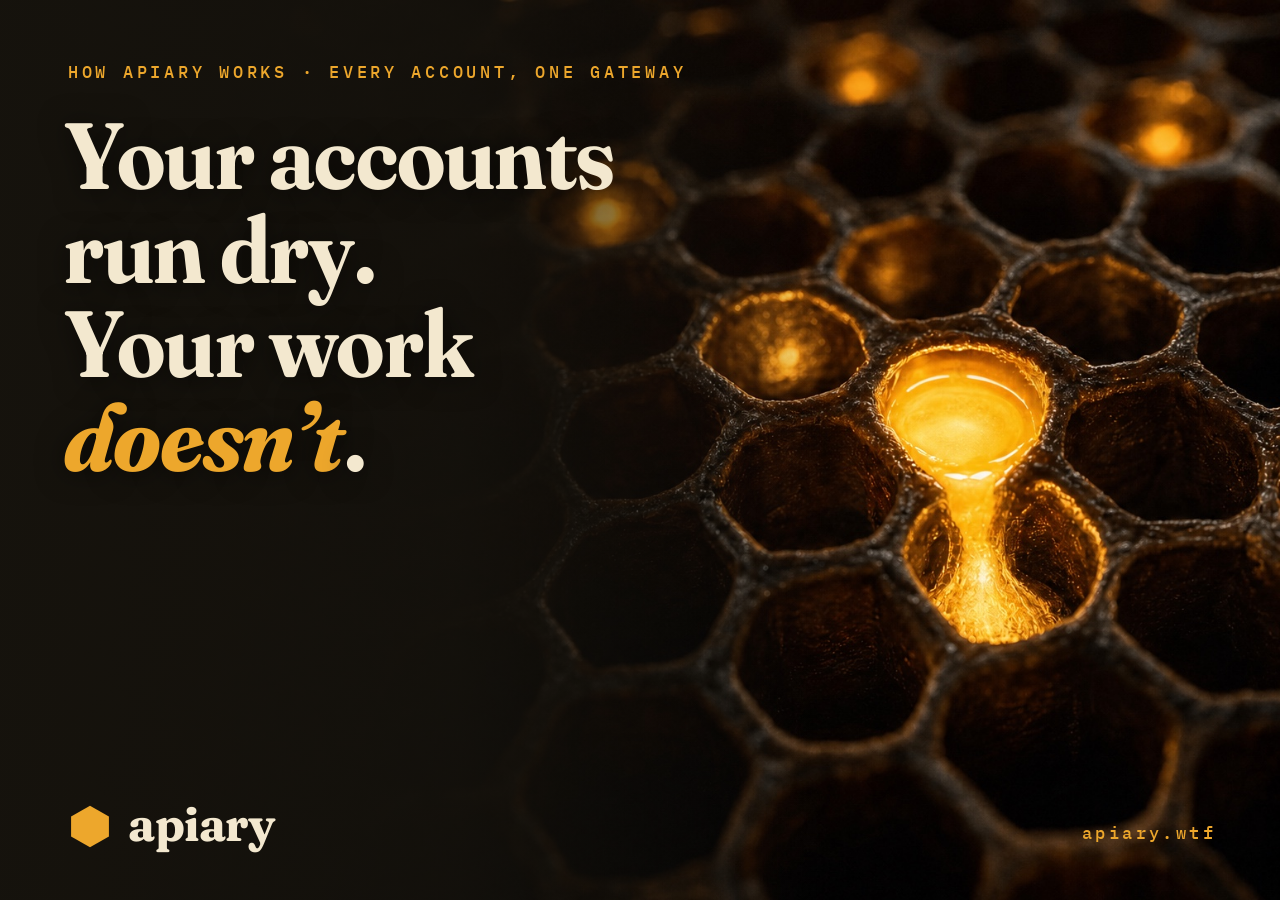
<file: site/og/card.html>
<!doctype html>
<!-- One page's link-preview card, 1200x630. render.sh screenshots it once per page: card.html?page=<name>.
     With &layer=words it draws everything but the art on a transparent page, for animate.sh to lay over the moving art. -->
<html lang="en">
<head>
<meta charset="utf-8">
<link href="https://fonts.googleapis.com/css2?family=Fraunces:opsz,wght,SOFT,WONK@9..144,400..900,50,1&family=IBM+Plex+Mono:ital,wght@0,400;0,500;1,400&display=block" rel="stylesheet">
<link href="https://fonts.googleapis.com/css2?family=Fraunces:ital,opsz,wght,SOFT,WONK@1,9..144,400..900,50,1&display=block" rel="stylesheet">
<style>
:root{--wax:#16130d;--honey:#eda72c;--cream:#f3e8cf;--mono:"IBM Plex Mono",ui-monospace,monospace;--serif:"Fraunces",Georgia,serif}
html,body{margin:0;width:1200px;height:630px;overflow:hidden;background:var(--wax)}
.art{position:absolute;inset:0;background:var(--wax) right center/cover no-repeat}
.scrim{position:absolute;inset:0;background:linear-gradient(90deg,rgba(22,19,13,.94) 0%,rgba(22,19,13,.8) 36%,rgba(22,19,13,0) 64%)}
.kicker{position:absolute;left:68px;top:64px;margin:0;font:500 17px/1 var(--mono);letter-spacing:.22em;text-transform:uppercase;color:var(--honey)}
h1{position:absolute;left:64px;top:108px;margin:0;color:var(--cream);font-family:var(--serif);font-weight:680;
  line-height:1;letter-spacing:-.008em;font-variation-settings:"SOFT" 50,"WONK" 1;text-shadow:0 2px 28px rgba(0,0,0,.55)}
h1 em{font-style:italic;font-weight:750;color:var(--honey)}
.wordmark{position:absolute;left:68px;bottom:50px;display:flex;align-items:center;gap:16px;color:var(--cream)}
.wordmark svg{width:44px;height:47px;color:var(--honey)}
.wordmark span{font:700 48px/1 var(--serif);letter-spacing:-.01em;font-variation-settings:"SOFT" 50,"WONK" 1;margin-top:-6px}
/* A page's own words that sit on its art (the front door's jar labels and meter): in card pixels,
   so they ride over the moving art in the animated card instead of being baked into it. */
.over{position:absolute;inset:0}
.over .hive{position:absolute;left:690.6px;top:35px;width:465.3px;height:550px}
.over .jar{position:absolute;transform:translate(-50%,-50%);width:17%;text-align:center;font:500 11.9px/1 var(--mono);color:var(--cream);white-space:nowrap}
.over .j1{left:12.65%;top:22%}.over .j2{left:37.73%;top:22.8%}.over .j3{left:62.12%;top:22.8%}.over .j4{left:87.27%;top:23%}
.over .meter{position:absolute;left:49.5%;top:74.7%;transform:translate(-50%,-50%);text-align:center;color:var(--cream)}
.over .meter b{display:block;font-family:var(--serif);font-variation-settings:"opsz" 144,"SOFT" 50,"WONK" 0;font-weight:800;font-size:77.5px;line-height:.9}
.over .meter b small{font-size:.62em}
.over .meter i{display:block;font-family:var(--serif);font-variation-settings:"WONK" 0;font-weight:750;font-size:42.5px;color:var(--honey);line-height:1}
.over .meter span{display:block;font:400 10.6px/1 var(--mono);color:#b9ac8d;margin-top:11px;letter-spacing:.04em}
.url{position:absolute;right:64px;bottom:58px;margin:0;font:500 17px/1 var(--mono);letter-spacing:.2em;color:var(--honey)}
</style>
</head>
<body>
<div class="art" id="art"></div>
<div class="scrim"></div>
<div class="over" id="over"></div>
<p class="kicker" id="kicker"></p>
<h1 id="headline"></h1>
<div class="wordmark"><svg viewBox="0 0 100 100" aria-hidden="true"><polygon points="50 3 93 27 93 73 50 97 7 73 7 27" fill="currentColor"/></svg><span>apiary</span></div>
<p class="url">apiary.wtf</p>
<script>
// Each page's card: its art (art/<name>.jpg), kicker and headline, and optionally `over`, words that sit
// on the art (kept out of the art so the animated card's clip has no text to smear). A new page adds a
// row here and its art.
const PAGES = {
  front: {kicker: "The gateway your coding agents point at", size: 96,
         headline: "All your<br>coding<br>accounts.<br><em>One hive</em>.",
         over: `<div class="hive"><span class="jar j1">Claude Code</span><span class="jar j2">Codex</span>
                <span class="jar j3">Kimi</span><span class="jar j4">local</span>
                <span class="meter"><b>38<small>%</small></b><i>left</i><span>across 4 accounts</span></span></div>`},
  home: {kicker: "How Apiary works · every account, one gateway", size: 94,
         headline: "Your accounts<br>run dry.<br>Your work<br><em>doesn’t</em>."},
  plan: {kicker: "Business plan · November 2026", size: 108,
         headline: "Share the idle.<br>Survive the<br><em>crunch</em>."},
  signin: {kicker: "Members · sign in", size: 108,
         headline: "Welcome back<br>to the <em>hive</em>."},
  invite: {kicker: "You’re invited to Apiary", size: 108,
         headline: "A cell saved<br>for <em>you</em>."},
};
const q = new URLSearchParams(location.search);
const name = q.get("page") || "home";
if (q.get("layer") === "words") {
  document.getElementById("art").remove();
  document.documentElement.style.background = document.body.style.background = "transparent";
}
const p = PAGES[name];
const art = document.getElementById("art");
if (art) art.style.backgroundImage = `url(art/${name}.jpg)`;
document.getElementById("kicker").textContent = p.kicker;
const h = document.getElementById("headline");
h.innerHTML = p.headline; h.style.fontSize = p.size + "px";
document.getElementById("over").innerHTML = p.over || "";
</script>
</body>
</html>
</file>
